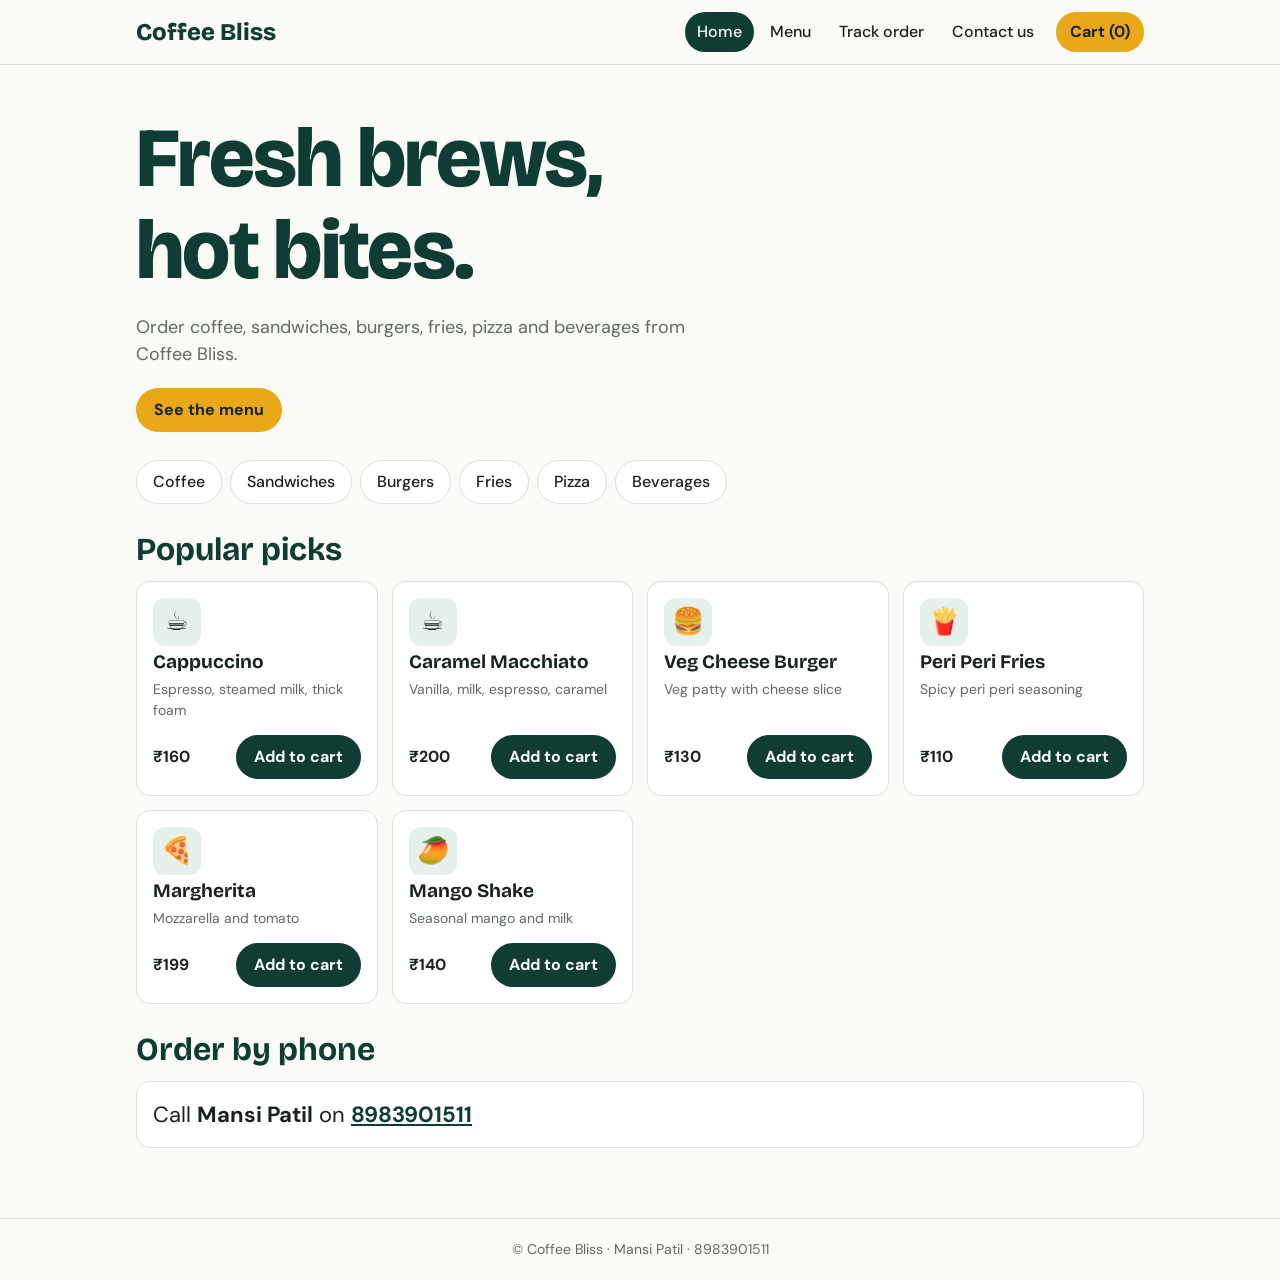
<file: index.html>
<!DOCTYPE html>
<html lang="en">
<head>
<meta charset="utf-8">
<meta name="viewport" content="width=device-width, initial-scale=1">
<title>Home | Coffee Bliss</title>
<link rel="preconnect" href="https://fonts.googleapis.com">
<link href="https://fonts.googleapis.com/css2?family=Bricolage+Grotesque:wght@500;700;800&family=DM+Sans:wght@400;500;700&display=swap" rel="stylesheet">
<link rel="stylesheet" href="css/style.css">
</head>
<body data-page="home">
<header><div class="bar">
<a class="logo" href="index.html">Coffee Bliss</a>
<nav aria-label="Main"><a data-p="home" href="index.html">Home</a><a data-p="menu" href="menu.html">Menu</a><a data-p="track" href="track.html">Track order</a><a data-p="contact" href="contact.html">Contact us</a></nav>
<a class="cartlink" href="cart.html">Cart (<span id="count">0</span>)</a>
</div></header>
<div class="hero"><h1>Fresh brews, hot bites.</h1><p>Order coffee, sandwiches, burgers, fries, pizza and beverages from Coffee Bliss.</p><a class="btn gold" href="menu.html">See the menu</a></div>
<main class="wrap"><div class="cats" id="cats"></div><h2>Popular picks</h2><div class="grid" id="featured"></div>
<h2>Order by phone</h2><div class="panel big">Call <b>Mansi Patil</b> on <a href="tel:+918983901511">8983901511</a></div></main>
<div id="toast" role="status"></div>
<footer>© Coffee Bliss · Mansi Patil · 8983901511</footer>
<script src="js/app.js"></script>
</body>
</html>
</file>
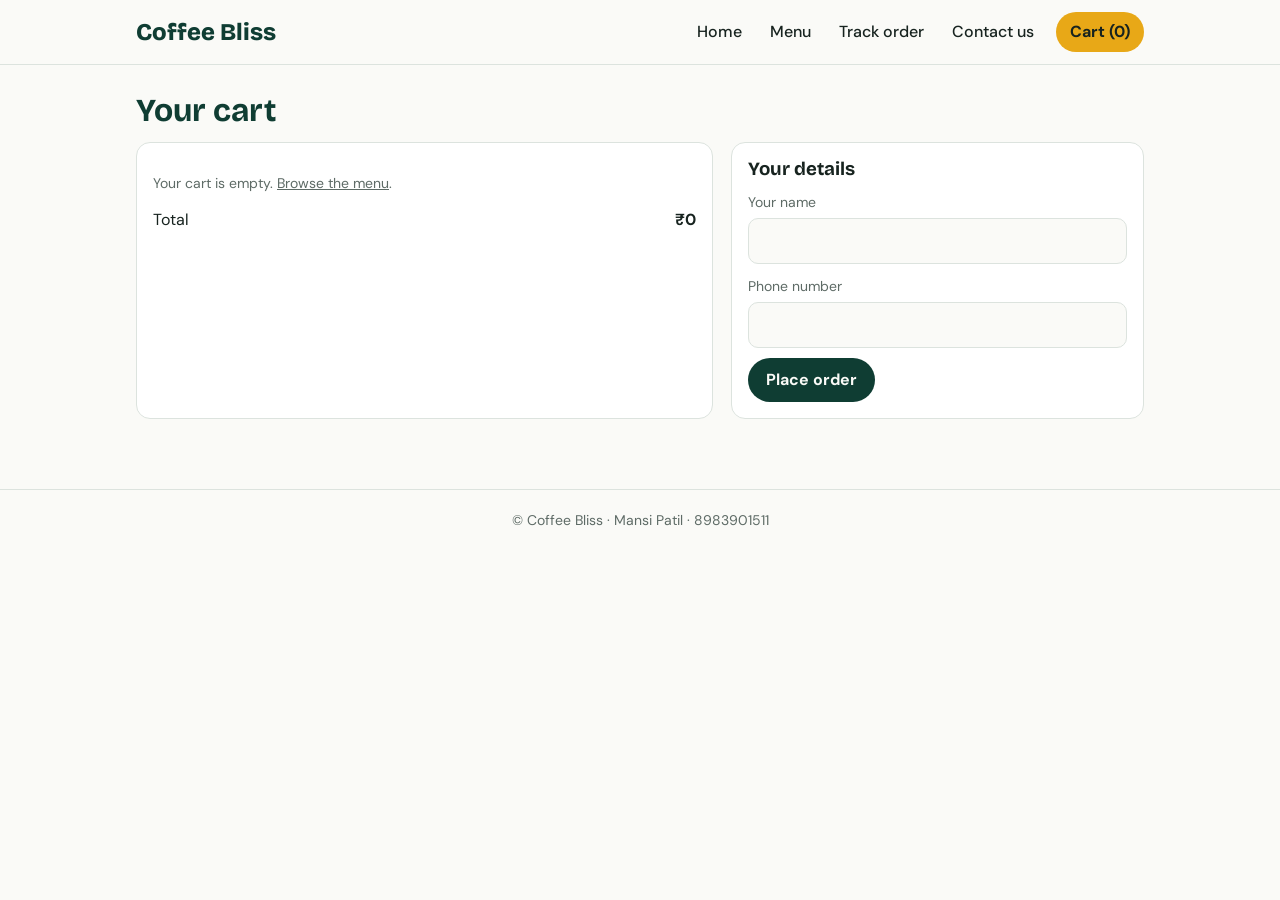
<file: cart.html>
<!DOCTYPE html>
<html lang="en">
<head>
<meta charset="utf-8">
<meta name="viewport" content="width=device-width, initial-scale=1">
<title>Cart | Coffee Bliss</title>
<link rel="preconnect" href="https://fonts.googleapis.com">
<link href="https://fonts.googleapis.com/css2?family=Bricolage+Grotesque:wght@500;700;800&family=DM+Sans:wght@400;500;700&display=swap" rel="stylesheet">
<link rel="stylesheet" href="css/style.css">
</head>
<body data-page="cart">
<header><div class="bar">
<a class="logo" href="index.html">Coffee Bliss</a>
<nav aria-label="Main"><a data-p="home" href="index.html">Home</a><a data-p="menu" href="menu.html">Menu</a><a data-p="track" href="track.html">Track order</a><a data-p="contact" href="contact.html">Contact us</a></nav>
<a class="cartlink" href="cart.html">Cart (<span id="count">0</span>)</a>
</div></header>
<main class="wrap"><h2>Your cart</h2><div class="cols"><div class="panel"><div id="lines"></div><div class="row"><span>Total</span><b class="price" id="total">₹0</b></div></div>
<div class="panel" id="checkout"><h3 style="margin-bottom:10px">Your details</h3><label for="nm">Your name</label><input id="nm" autocomplete="name"><label for="ph">Phone number</label><input id="ph" inputmode="tel" autocomplete="tel"><button class="btn" id="place">Place order</button></div></div></main>
<div id="toast" role="status"></div>
<footer>© Coffee Bliss · Mansi Patil · 8983901511</footer>
<script src="js/app.js"></script>
</body>
</html>
</file>
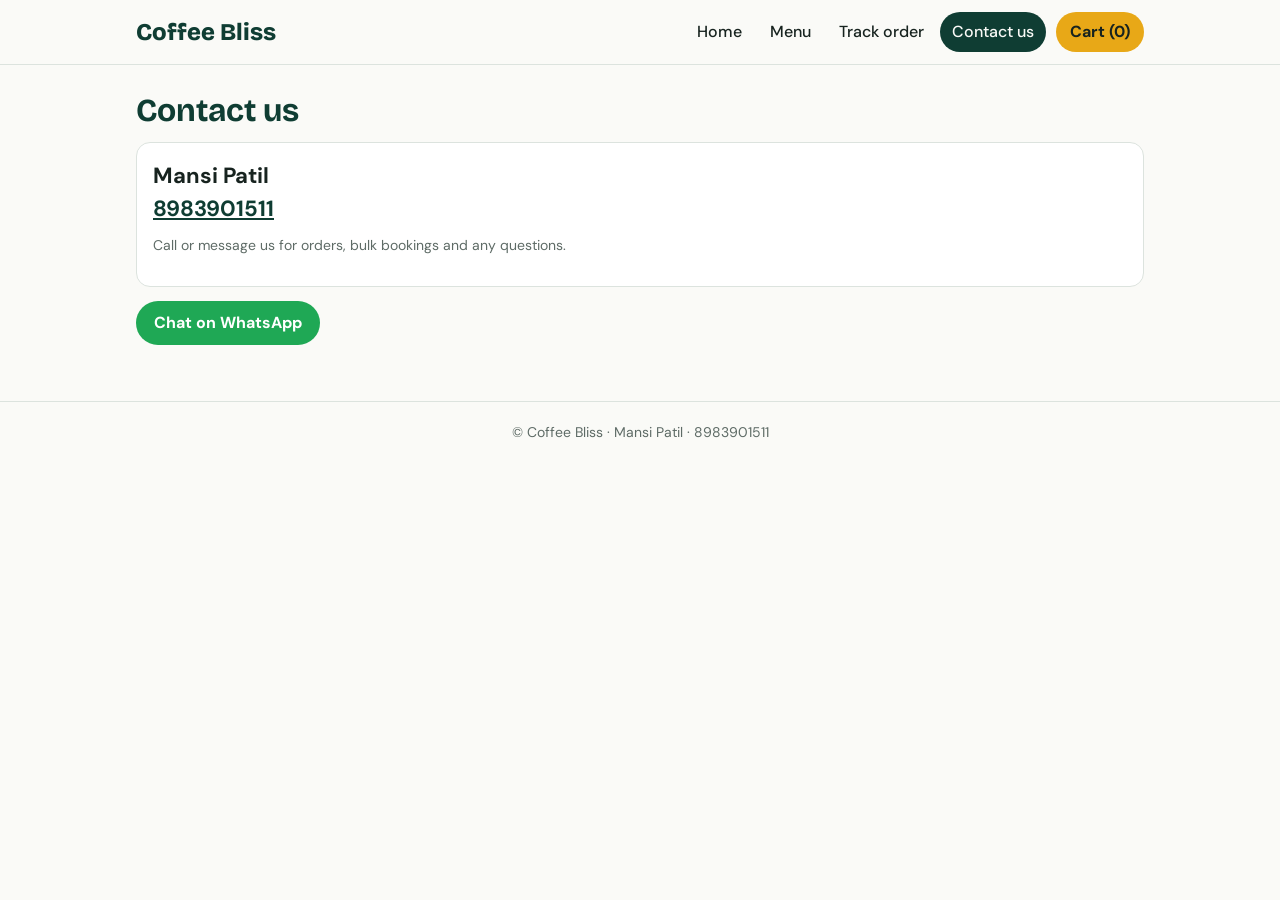
<file: contact.html>
<!DOCTYPE html>
<html lang="en">
<head>
<meta charset="utf-8">
<meta name="viewport" content="width=device-width, initial-scale=1">
<title>Contact us | Coffee Bliss</title>
<link rel="preconnect" href="https://fonts.googleapis.com">
<link href="https://fonts.googleapis.com/css2?family=Bricolage+Grotesque:wght@500;700;800&family=DM+Sans:wght@400;500;700&display=swap" rel="stylesheet">
<link rel="stylesheet" href="css/style.css">
</head>
<body data-page="contact">
<header><div class="bar">
<a class="logo" href="index.html">Coffee Bliss</a>
<nav aria-label="Main"><a data-p="home" href="index.html">Home</a><a data-p="menu" href="menu.html">Menu</a><a data-p="track" href="track.html">Track order</a><a data-p="contact" href="contact.html">Contact us</a></nav>
<a class="cartlink" href="cart.html">Cart (<span id="count">0</span>)</a>
</div></header>
<main class="wrap"><h2>Contact us</h2><div class="panel big"><b>Mansi Patil</b><br><a href="tel:+918983901511">8983901511</a><p class="muted" style="margin-top:10px">Call or message us for orders, bulk bookings and any questions.</p></div><a class="btn wa" target="_blank" rel="noopener" href="https://wa.me/918983901511">Chat on WhatsApp</a></main>
<div id="toast" role="status"></div>
<footer>© Coffee Bliss · Mansi Patil · 8983901511</footer>
<script src="js/app.js"></script>
</body>
</html>
</file>
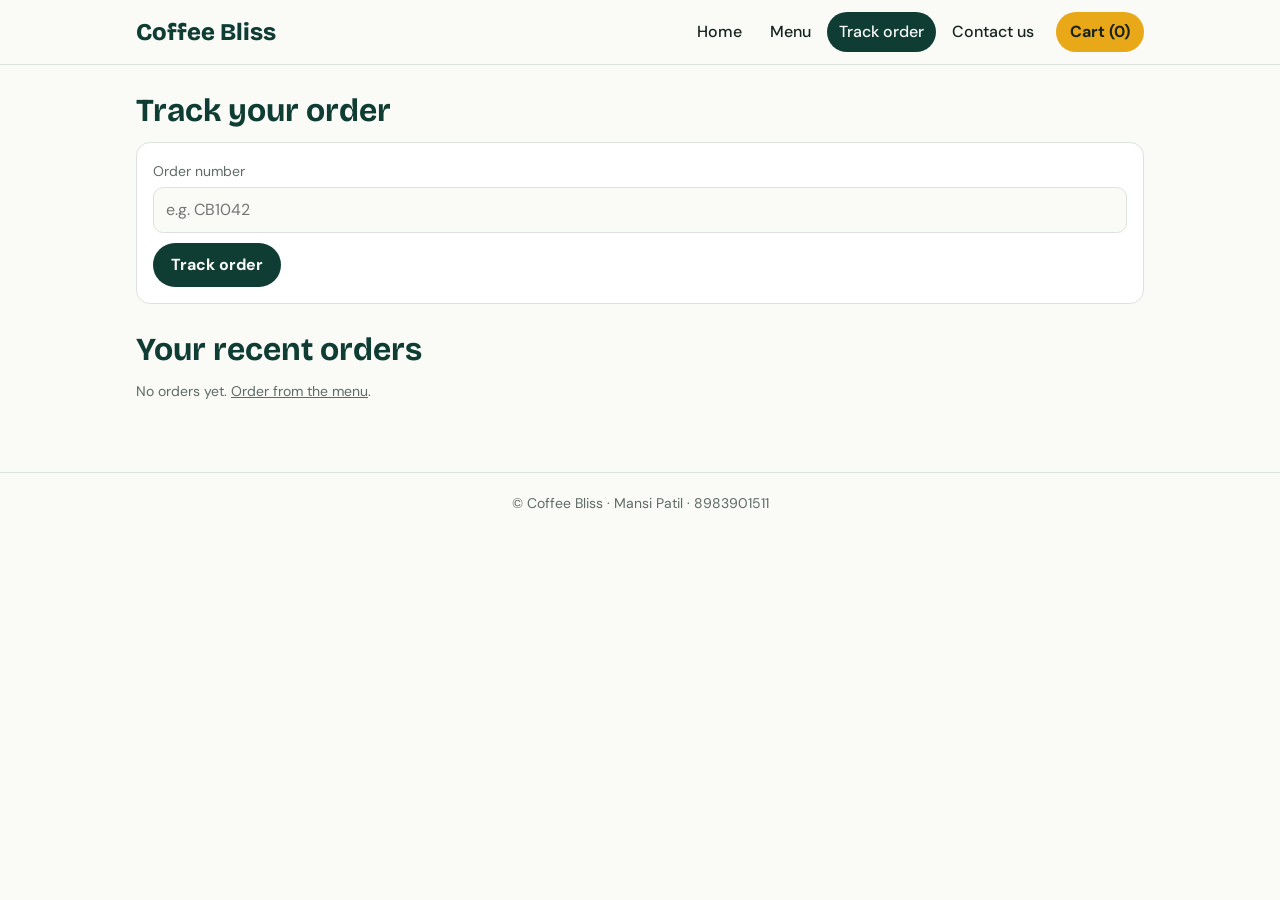
<file: track.html>
<!DOCTYPE html>
<html lang="en">
<head>
<meta charset="utf-8">
<meta name="viewport" content="width=device-width, initial-scale=1">
<title>Track order | Coffee Bliss</title>
<link rel="preconnect" href="https://fonts.googleapis.com">
<link href="https://fonts.googleapis.com/css2?family=Bricolage+Grotesque:wght@500;700;800&family=DM+Sans:wght@400;500;700&display=swap" rel="stylesheet">
<link rel="stylesheet" href="css/style.css">
</head>
<body data-page="track">
<header><div class="bar">
<a class="logo" href="index.html">Coffee Bliss</a>
<nav aria-label="Main"><a data-p="home" href="index.html">Home</a><a data-p="menu" href="menu.html">Menu</a><a data-p="track" href="track.html">Track order</a><a data-p="contact" href="contact.html">Contact us</a></nav>
<a class="cartlink" href="cart.html">Cart (<span id="count">0</span>)</a>
</div></header>
<main class="wrap"><h2>Track your order</h2><div class="panel"><label for="oid">Order number</label><input id="oid" placeholder="e.g. CB1042"><button class="btn" id="find">Track order</button></div><div id="result"></div><h2>Your recent orders</h2><div id="recent"></div></main>
<div id="toast" role="status"></div>
<footer>© Coffee Bliss · Mansi Patil · 8983901511</footer>
<script src="js/app.js"></script>
</body>
</html>
</file>
<file: css/style.css>
:root{--bg:#FAFAF7;--ink:#17231F;--green:#0F3D33;--gold:#E8A817;--line:#DCE3DE;--card:#fff;--mute:#5E6B66;--tile:#E7F0EB}
@media (prefers-color-scheme:dark){:root{--bg:#0E1A16;--ink:#EEF3F0;--green:#CFE6DC;--gold:#F0B93A;--line:#27403A;--card:#15261F;--mute:#9DB0A8;--tile:#1D3329}}
*{box-sizing:border-box}
body{margin:0;background:var(--bg);color:var(--ink);font:16px/1.5 "DM Sans",system-ui,sans-serif}
h1,h2,h3{font-family:"Bricolage Grotesque","DM Sans",sans-serif;margin:0;line-height:1.1}
a{color:inherit}button{font:inherit;cursor:pointer}
:focus-visible{outline:3px solid var(--gold);outline-offset:2px}
header{position:sticky;top:0;z-index:5;background:var(--bg);border-bottom:1px solid var(--line)}
.bar{max-width:1040px;margin:auto;padding:12px 16px;display:flex;align-items:center;gap:10px;flex-wrap:wrap}
.logo{font:800 24px "Bricolage Grotesque",sans-serif;color:var(--green);margin-right:auto;text-decoration:none}
nav{display:flex;gap:4px;flex-wrap:wrap}
nav a{padding:8px 12px;border-radius:99px;font-weight:500;text-decoration:none}
nav a.on{background:var(--green);color:var(--bg)}
.cartlink{background:var(--gold);color:#17231F;font-weight:700;padding:8px 14px;border-radius:99px;text-decoration:none}
.wrap{max-width:1040px;margin:auto;padding:0 16px 56px}
.hero{max-width:1040px;margin:auto;padding:48px 16px 28px}
.hero h1{font-size:clamp(40px,8vw,84px);color:var(--green);font-weight:800;letter-spacing:-.02em;max-width:11ch}
.hero p{max-width:46ch;color:var(--mute);font-size:18px;margin:16px 0 20px}
h2{font-size:32px;margin:28px 0 14px;color:var(--green)}
.tabs{display:flex;gap:8px;overflow-x:auto;padding:12px 0;border-bottom:1px solid var(--line);margin-bottom:20px}
.tabs button,.cats a{white-space:nowrap;border:1px solid var(--line);background:var(--card);color:var(--ink);padding:9px 16px;border-radius:99px;font-weight:500;text-decoration:none}
.tabs button.on{background:var(--green);color:var(--bg);border-color:var(--green)}
.cats{display:flex;gap:8px;flex-wrap:wrap}
.grid{display:grid;grid-template-columns:repeat(auto-fill,minmax(230px,1fr));gap:14px}
.item,.panel{background:var(--card);border:1px solid var(--line);border-radius:14px;padding:16px}
.item{display:flex;flex-direction:column;gap:6px}
.panel{margin-bottom:14px}
.em{width:48px;height:48px;border-radius:12px;background:var(--tile);display:grid;place-items:center;font-size:26px}
.item h3{font-size:19px}.item p{margin:0;color:var(--mute);font-size:14px;flex:1}
.row{display:flex;justify-content:space-between;align-items:center;gap:8px;margin-top:8px}
.price{font-weight:700}
.btn,.add{border:0;background:var(--green);color:var(--bg);padding:10px 18px;border-radius:99px;font-weight:700;text-decoration:none;display:inline-block}
.btn.gold{background:var(--gold);color:#17231F}
.wa{background:#1FA855;color:#fff}
input{font:inherit;width:100%;padding:10px 12px;border:1px solid var(--line);border-radius:10px;background:var(--bg);color:var(--ink);margin:4px 0 10px}
label{font-size:14px;color:var(--mute)}.muted{color:var(--mute);font-size:14px}
.line{display:flex;justify-content:space-between;align-items:center;gap:10px;padding:12px 0;border-bottom:1px solid var(--line)}
.qty button{width:30px;height:30px;border-radius:50%;border:1px solid var(--line);background:var(--card);color:var(--ink)}
.qty b{display:inline-block;min-width:26px;text-align:center}
.steps{display:flex;gap:6px;margin:12px 0 4px}.steps span{flex:1;height:8px;border-radius:9px;background:var(--line)}.steps span.d{background:var(--gold)}
.cols{display:grid;grid-template-columns:1.4fr 1fr;gap:18px}
@media(max-width:760px){.cols{grid-template-columns:1fr}}
.big{font-size:22px}.big a{color:var(--green);font-weight:700}
#toast{position:fixed;left:50%;bottom:24px;transform:translateX(-50%);background:var(--green);color:var(--bg);padding:10px 18px;border-radius:99px;font-weight:700;opacity:0;pointer-events:none;transition:opacity .2s}
#toast.show{opacity:1}
footer{border-top:1px solid var(--line);padding:20px 16px;text-align:center;color:var(--mute);font-size:14px}
</file>
